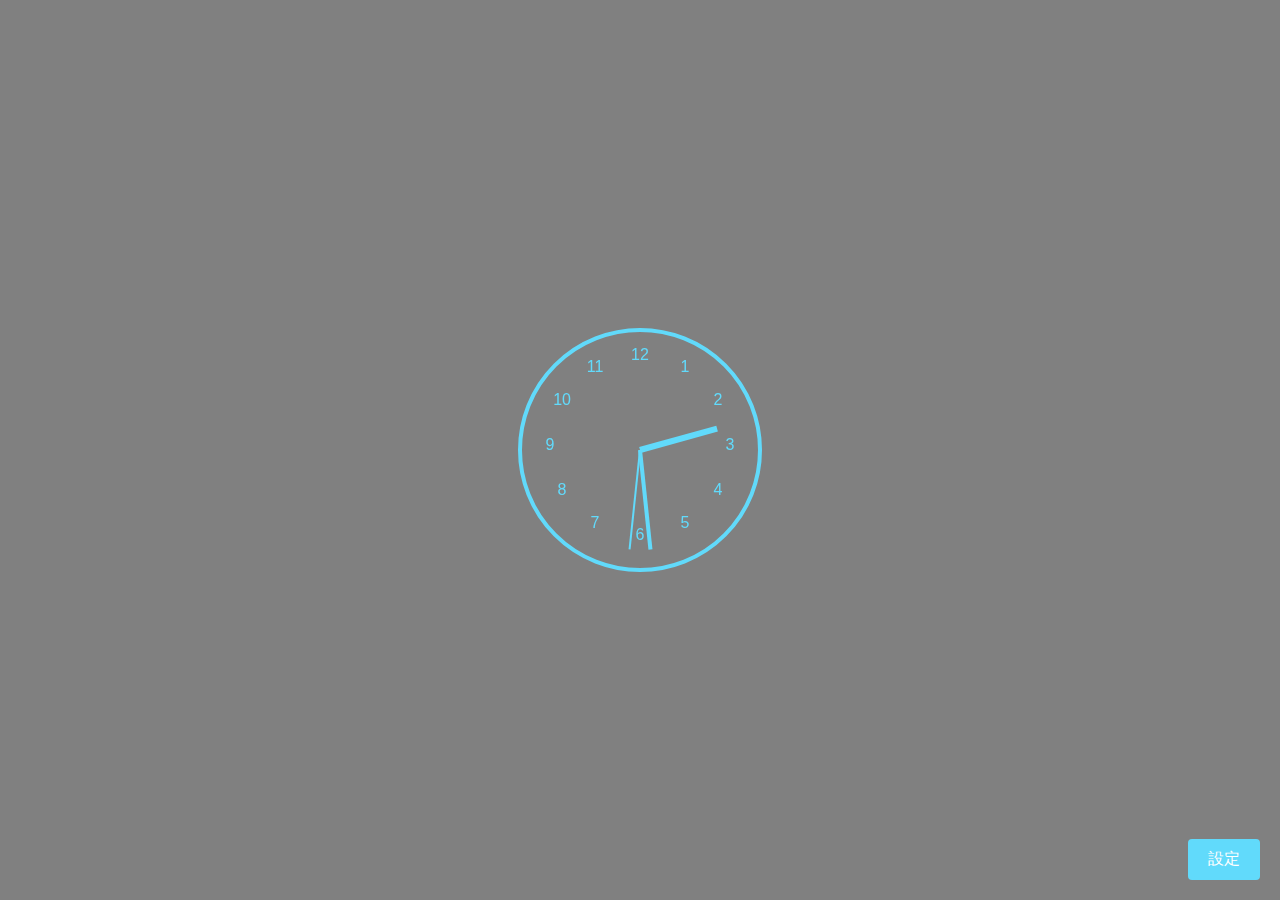
<file: index.html>
<!--  Nooooooo  -->
<!--  改変や複製を一切禁止します。  -->
<!--  https://github.com/Nooooooo-0328/Clock-site  -->

<!DOCTYPE html>
<html lang="ja">
<head>
  <meta charset="UTF-8">
  <meta name="viewport" content="width=device-width, initial-scale=1.0">
  <title>時計</title>
  <link rel="stylesheet" href="istyles.css">
</head>
<body>
  <canvas id="clockCanvas" width="600" height="300"></canvas>
  <div id="digitalClock"></div>
  <button onclick="toggleSettings()" class="settings-btn">設定</button>

  <div id="settingsModal" class="modal">
    <div class="modal-content">
      <span class="close" onclick="closeSettings()">&times;</span>
      <h2>設定</h2>
      <label for="bgColor">背景色:</label>
      <input type="color" id="bgColor" onchange="changeBackgroundColor()" value="#808080">

      <label for="showDigitalClock">デジタル時計の表示:</label>
      <input type="checkbox" id="showDigitalClock" onchange="toggleDigitalClock()" checked>

      <label for="showDate">日付の表示 (アナログ時計のみ設定有効):</label>
      <input type="checkbox" id="showDate" onchange="toggleDateDisplay()"><br>
      <a href="Dev/index.html">世界の時刻リスト一覧はこちらから (カラフルですので暗い場所では見ないでください  |  処理が重いです)</a>
      <p class="version-info">0.0.1</p>
    </div>
  </div>

  <script src="iscript.js"></script>
</body>
</html>
</file>
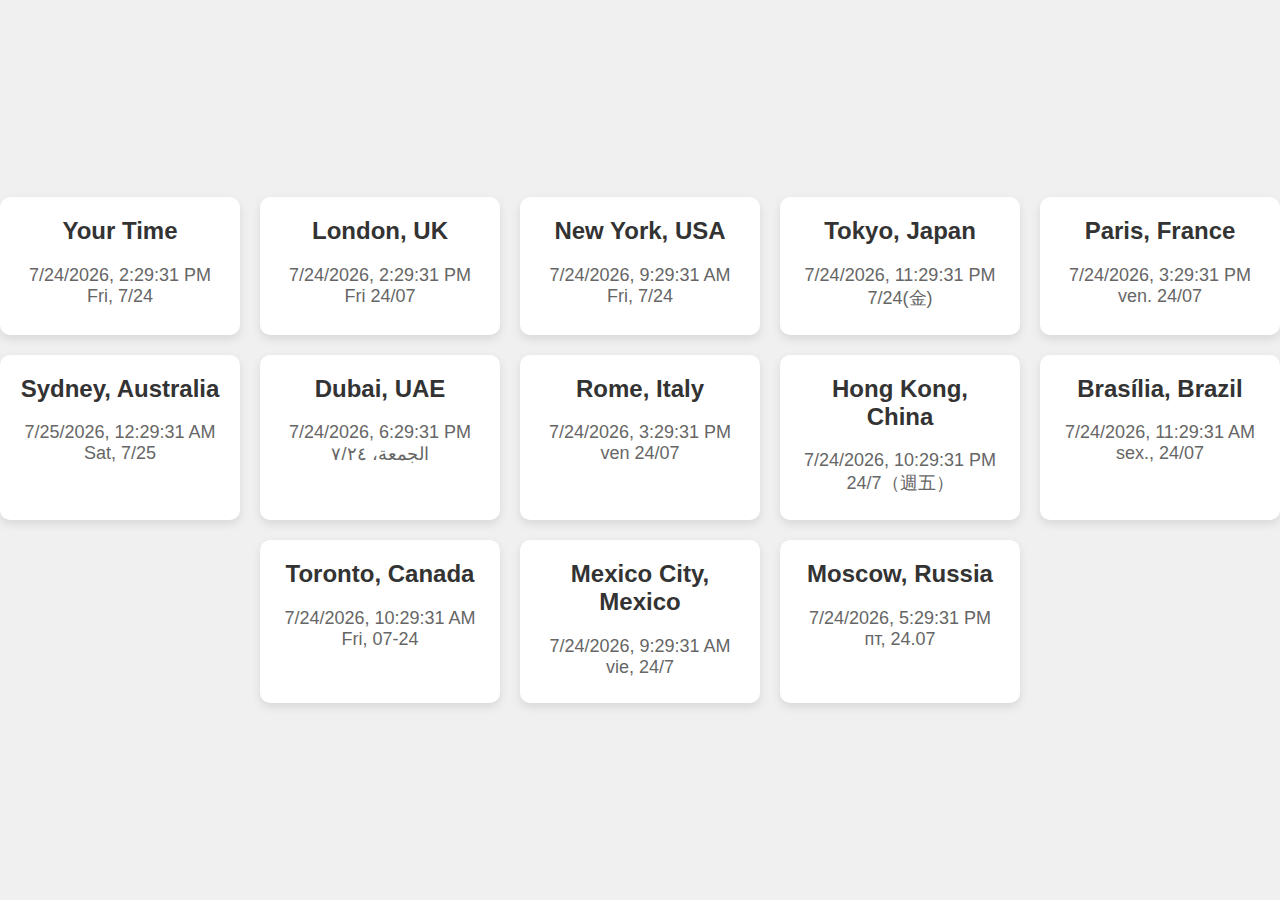
<file: Dev/index.html>
<!DOCTYPE html>
<html lang="en">
<head>
    <meta charset="UTF-8">
    <meta name="viewport" content="width=device-width, initial-scale=1.0">
    <title>SEKAI NO JIKAN</title>
    <meta name="description" content="各国の現在時刻確認サイトです。   (カラフルですので暗い場所では見ないでください | 処理が重いです)">
    <link rel="stylesheet" href="styles.css">
</head>
<body>
    <div class="clock-container">
        <div class="clock" id="localTime">
            <h2>Your Time</h2>
        </div>
        <div class="clock" id="londonTime">
            <h2>🇬🇧 London, UK</h2>
        </div>
        <div class="clock" id="newYorkTime">
            <h2>🇺🇸 New York, USA</h2>
        </div>
        <div class="clock" id="tokyoTime">
            <h2>🇯🇵 Tokyo, Japan</h2>
        </div>
        <div class="clock" id="parisTime">
            <h2>🇫🇷 Paris, France</h2>
        </div>
        <div class="clock" id="sydneyTime">
            <h2>🇦🇺 Sydney, Australia</h2>
        </div>
        <div class="clock" id="dubaiTime">
            <h2>🇦🇪 Dubai, UAE</h2>
        </div>
        <div class="clock" id="italyTime">
            <h2>🇮🇹 Rome, Italy</h2>
        </div>
        <div class="clock" id="hongKongTime">
            <h2>🇨🇳 Hong Kong, China</h2>
        </div>
        <div class="clock" id="brazilTime">
            <h2>🇧🇷 Brasília, Brazil</h2>
        </div>
        <div class="clock" id="canadaTime">
            <h2>🇨🇦 Toronto, Canada</h2>
        </div>
        <div class="clock" id="mexicoCityTime">
            <h2>🇲🇽 Mexico City, Mexico</h2>
        </div>
        <div class="clock" id="moscowTime">
            <h2>🇷🇺 Moscow, Russia</h2>
        </div>
    </div>

    <script src="script.js"></script>
</body>
</html>
</file>
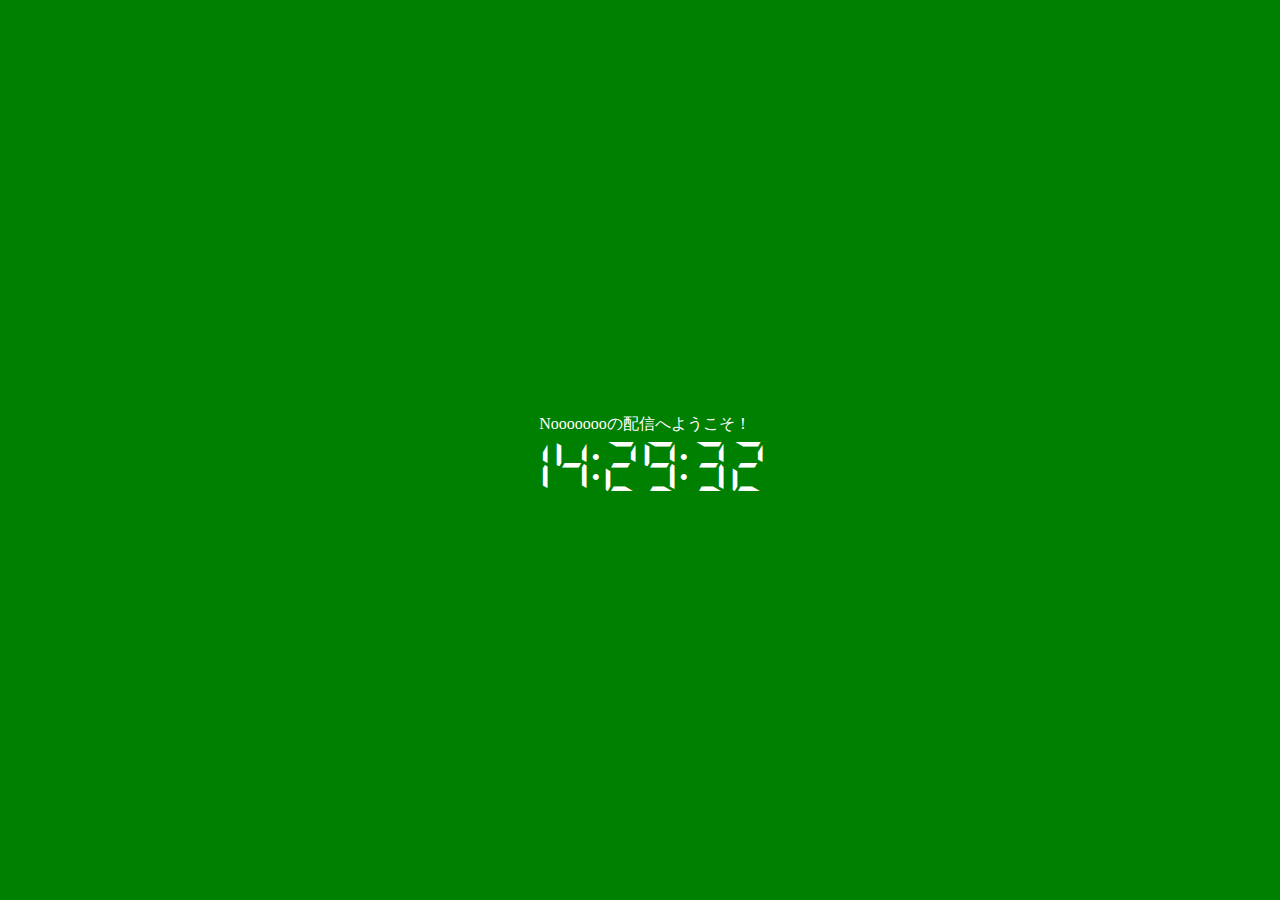
<file: Developer/index.html>
<!--  Nooooooo  -->
<!--  改変や複製を一切禁止します。  -->
<!--  https://github.com/Nooooooo-0328/Clock-site  -->

<!DOCTYPE html>
<html lang="ja">
<head>
    <meta charset="UTF-8">
    <meta name="viewport" content="width=device-width, initial-scale=1.0">
    <title>時計 [Nooooooo 配信用時計]</title>
    <link rel="stylesheet" type="text/css" href="./istyles.css">
</head>
<body>
    <div class="container">
        <div id="dayOfWeek"> -----</div>
        <div id="clock">--:--:--</div>
    </div>
    <script src="./iscript.js"></script>
</body>
</html>
</file>
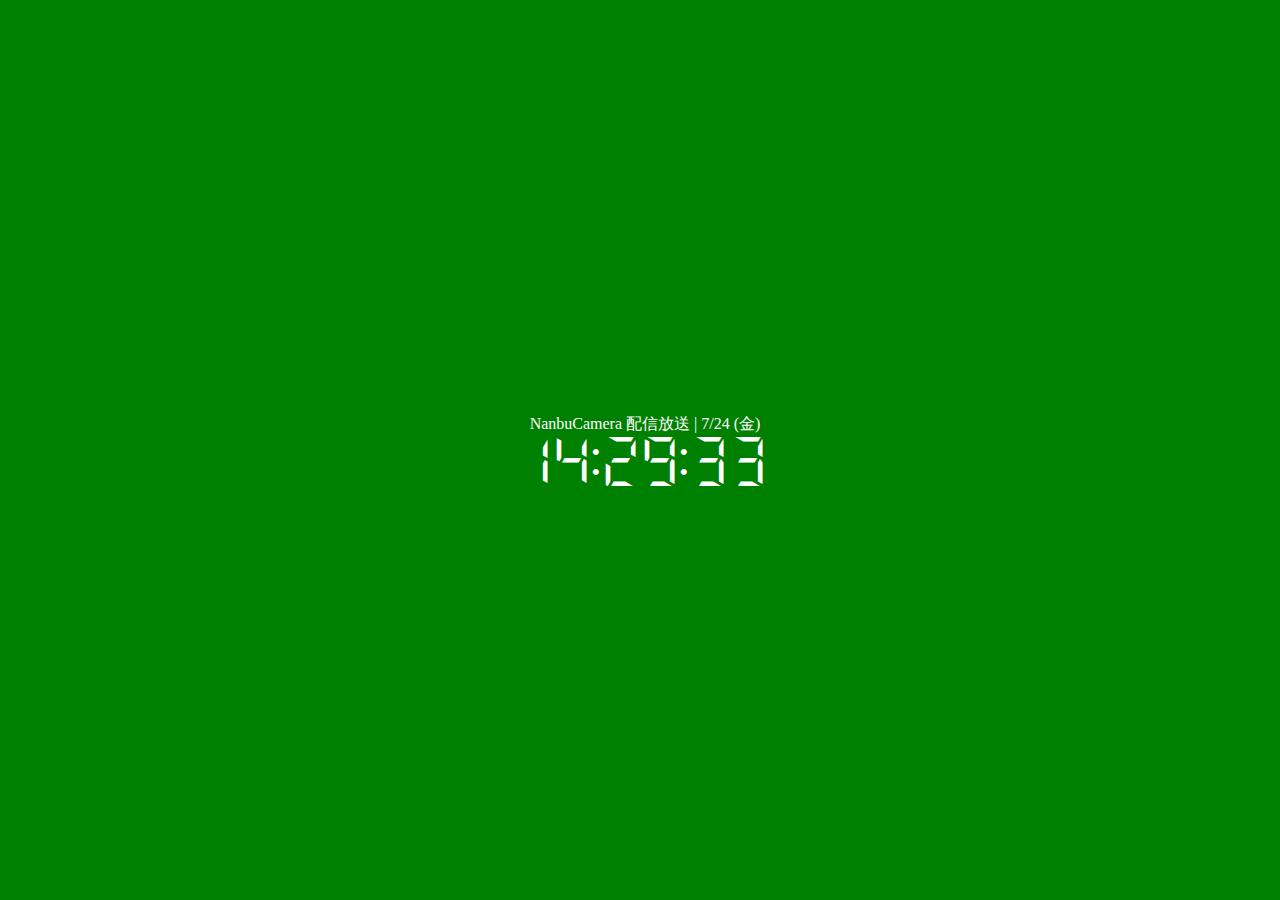
<file: live/index.html>
<!--  Nooooooo  -->
<!--  改変や複製を一切禁止します。  -->
<!--  https://github.com/Nooooooo-0328/Clock-site  -->

<!DOCTYPE html>
<html lang="ja">
<head>
    <meta charset="UTF-8">
    <meta name="viewport" content="width=device-width, initial-scale=1.0">
    <title>時計 [NanbuCamera 配信用時計]</title>
    <link rel="stylesheet" type="text/css" href="./istyles.css">
</head>
<body>
    <div class="container">
        <div id="dayOfWeek"> ----- | -/- (-)</div>
        <div id="clock">--:--:--</div>
        <div id="dayOfWeek"></div>
    </div>
    <script src="./iscript.js"></script>
</body>
</html>
</file>
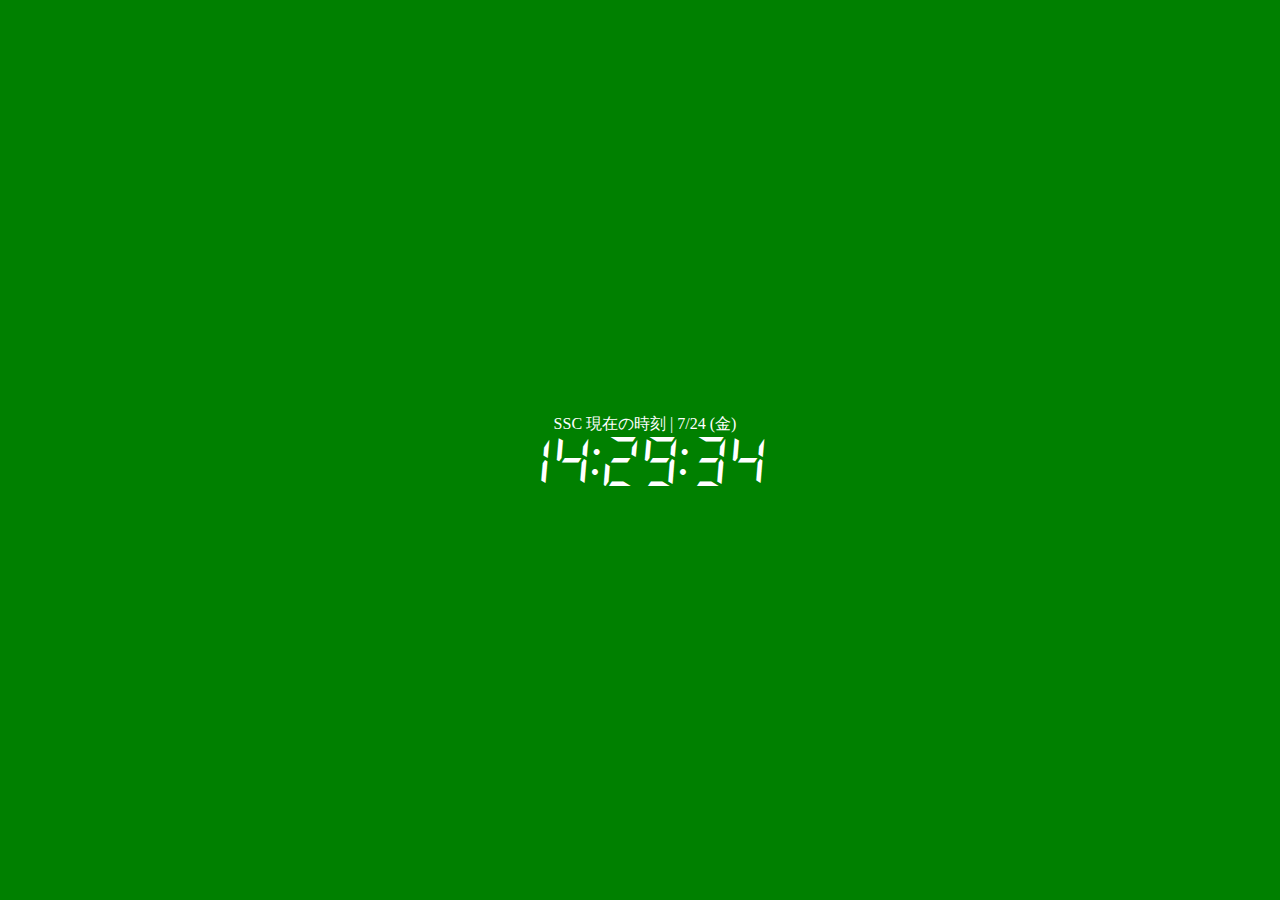
<file: Slive/index.html>
<!--  Nooooooo  -->
<!--  改変や複製を一切禁止します。  -->
<!--  https://github.com/Nooooooo-0328/Clock-site  -->

<!DOCTYPE html>
<html lang="ja">
<head>
    <meta charset="UTF-8">
    <meta name="viewport" content="width=device-width, initial-scale=1.0">
    <title>時計 [Saitama Sora Cam 配信用時計]</title>
    <link rel="stylesheet" type="text/css" href="./istyles.css">
</head>
<body>
    <div class="container">
        <div id="dayOfWeek"> ----- | -/- (-)</div>
        <div id="clock">--:--:--</div>
        <div id="dayOfWeek"></div>
    </div>
    <script src="./iscript.js"></script>
</body>
</html>
</file>
<file: istyles.css>
/*  Nooooooo  */ 
/*  改変や複製を一切禁止します。  */
/*  https://github.com/Nooooooo-0328/Clock-site */

body {
  display: flex;
  align-items: center;
  justify-content: center;
  height: 100vh;
  margin: 0;
  font-family: 'Arial', sans-serif;
  background-color: #808080; 
}

#digitalClock {
  display: none;
  font-size: 48px;
  color: #61dafb;
  text-shadow: 2px 2px 4px rgba(0, 0, 0, 0.4);
}

button.settings-btn {
  background-color: #61dafb;
  color: #fff;
  border: none;
  padding: 10px 20px;
  font-size: 16px;
  cursor: pointer;
  border-radius: 4px;
  position: fixed;
  bottom: 20px;
  right: 20px;
}

.modal {
  display: none;
  position: fixed;
  z-index: 1;
  left: 0;
  top: 0;
  width: 100%;
  height: 100%;
  overflow: auto;
  background-color: rgb(0, 0, 0);
  background-color: rgba(0, 0, 0, 0.4);
}

.modal-content {
  background-color: #fefefe;
  margin: 5% auto;
  padding: 20px;
  border: 1px solid #888;
  width: 80%;
}

.close {
  color: #aaa;
  float: right;
  font-size: 28px;
  font-weight: bold;
}

.close:hover,
.close:focus {
  color: black;
  text-decoration: none;
  cursor: pointer;
}

.version-info {
  font-size: 12px;
  color: #888;
  margin-top: 10px;
}
</file>
<file: Dev/styles.css>
body {
    font-family: Arial, sans-serif;
    background-color: #f0f0f0;
    display: flex;
    justify-content: center;
    align-items: center;
    height: 100vh;
    margin: 0;
}

.clock-container {
    display: flex;
    flex-wrap: wrap;
    justify-content: center;
    gap: 20px;
}

.clock {
    width: 200px;
    background-color: #fff;
    border-radius: 10px;
    box-shadow: 0 4px 10px rgba(0, 0, 0, 0.1);
    padding: 20px;
    text-align: center;
}

.clock h2 {
    margin-top: 0;
    color: #333;
}

.clock p {
    font-size: 18px;
    margin: 5px 0;
    color: #666;
}
</file>
<file: Developer/istyles.css>
/*  Nooooooo  */ 
/*  改変や複製を一切禁止します。  */
/*  https://github.com/Nooooooo-0328/Clock-site */
@font-face {
  font-family: 'DSEG7';
  src: url('./DSEG7ModernMini-Regular.woff') format('truetype');
}

body {
  margin: 0;
  padding: 0;
  display: flex;
  justify-content: center;
  align-items: center;
  height: 100vh;
  background-color: green;
  color: white;
}

.container {
  display: flex;
  flex-direction: column;
  align-items: center;
  width: 300px;
  overflow: hidden;
  text-align: center;
}

#clock {
  font-size: 48px;
  font-family: 'DSEG7', Arial, sans-serif;
}

#dayOfWeek {
  margin-left: 10px;
  padding: 5px;
  vertical-align: middle;
  animation-duration: 1s;
  word-wrap: break-word;
  opacity: 1;
}

.fade-in {
  animation-name: fade-in;
}

.fade-out {
  animation-name: fade-out;
}

@keyframes fade-in {
  from { opacity: 0; }
  to { opacity: 1; }
}

@keyframes fade-out {
  from { opacity: 1; }
  to { opacity: 0; }
}
</file>
<file: live/istyles.css>
/*  Nooooooo  */ 
/*  改変や複製を一切禁止します。  */
/*  https://github.com/Nooooooo-0328/Clock-site */

@font-face {
  font-family: 'DSEG7';
  src: url('./DSEG7ModernMini-Regular.woff') format('truetype');
}

body {
  margin: 0;
  padding: 0;
  display: flex;
  justify-content: center;
  align-items: center;
  height: 100vh;
  background-color: green;
  color: white;
}

.container {
  text-align: center;
}

#clock {
  font-size: 48px;
  font-family: 'DSEG7', Arial, sans-serif; 
}

#dayOfWeek {
  margin-left: 10px; 
  vertical-align: middle; 
  animation-duration: 1s; 
}

.fade-in {
  animation-name: fade-in;
}

.fade-out {
  animation-name: fade-out;
}

@keyframes fade-in {
  from { opacity: 0; }
  to { opacity: 1; }
}

@keyframes fade-out {
  from { opacity: 1; }
  to { opacity: 0; }
}
</file>
<file: Slive/istyles.css>
/*  Nooooooo  */ 
/*  改変や複製を一切禁止します。  */
/*  https://github.com/Nooooooo-0328/Clock-site */

@font-face {
  font-family: 'DSEG7';
  src: url('./DSEG7ModernMini-Italic.woff') format('truetype');
}

body {
  margin: 0;
  padding: 0;
  display: flex;
  justify-content: center;
  align-items: center;
  height: 100vh;
  background-color: green;
  color: white;
}

.container {
  text-align: center;
}

#clock {
  font-size: 48px;
  font-family: 'DSEG7', Arial, sans-serif; 
}

#dayOfWeek {
  margin-left: 10px; 
  vertical-align: middle; 
  animation-duration: 1s; 
}

.fade-in {
  animation-name: fade-in;
}

.fade-out {
  animation-name: fade-out;
}

@keyframes fade-in {
  from { opacity: 0; }
  to { opacity: 1; }
}

@keyframes fade-out {
  from { opacity: 1; }
  to { opacity: 0; }
}
</file>
